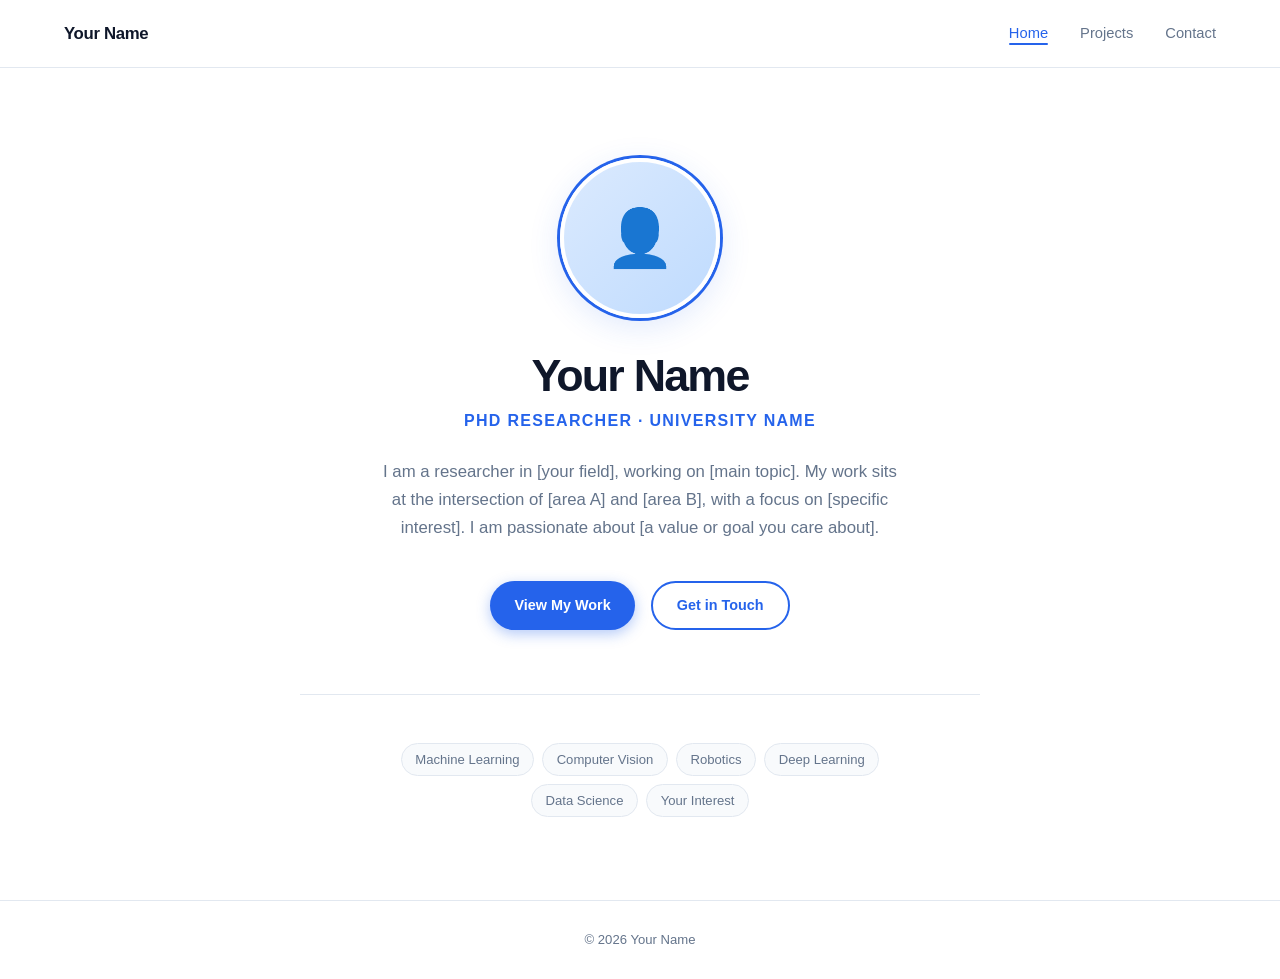
<file: index.html>
<!DOCTYPE html>
<html lang="en">
<head>
  <meta charset="UTF-8" />
  <meta name="viewport" content="width=device-width, initial-scale=1.0" />
  <title>Your Name — Researcher</title>
  <link rel="stylesheet" href="style.css" />
  <!-- Google tag (gtag.js) -->
  <script async src="https://www.googletagmanager.com/gtag/js?id=G-LW3GT7P0EF"></script>
  <script>
    window.dataLayer = window.dataLayer || [];
    function gtag(){dataLayer.push(arguments);}
    gtag('js', new Date());
    gtag('config', 'G-LW3GT7P0EF');
  </script>
</head>
<body>

  <!-- ── Navigation ── -->
  <nav>
    <a class="nav-brand" href="index.html">Your Name</a>
    <ul class="nav-links">
      <li><a href="index.html" class="active">Home</a></li>
      <li><a href="projects.html">Projects</a></li>
      <li><a href="contact.html">Contact</a></li>
    </ul>
  </nav>

  <main class="page">

    <!-- ── Hero ── -->
    <section class="home-hero">

      <!-- Replace the placeholder below with an <img> once you have a photo:
           <img src="assets/profile.jpg" alt="Your Name" class="avatar" />
      -->
      <div class="avatar-wrap">
        <div class="avatar-placeholder">👤</div>
      </div>

      <h1 class="home-name">Your Name</h1>
      <p class="home-title">PhD Researcher · University Name</p>

      <p class="home-bio">
        I am a researcher in [your field], working on [main topic].
        My work sits at the intersection of [area A] and [area B],
        with a focus on [specific interest]. I am passionate about
        [a value or goal you care about].
      </p>

      <div class="btn-row">
        <a href="projects.html" class="btn btn-primary">View My Work</a>
        <a href="contact.html" class="btn btn-outline">Get in Touch</a>
      </div>
    </section>

    <hr class="home-divider" />

    <!-- ── Interest tags ── -->
    <div class="home-tags">
      <span class="tag">Machine Learning</span>
      <span class="tag">Computer Vision</span>
      <span class="tag">Robotics</span>
      <span class="tag">Deep Learning</span>
      <span class="tag">Data Science</span>
      <span class="tag">Your Interest</span>
    </div>

  </main>

  <footer>
    &copy; <span id="yr"></span> Your Name
  </footer>

  <script>document.getElementById("yr").textContent = new Date().getFullYear();</script>
</body>
</html>
</file>
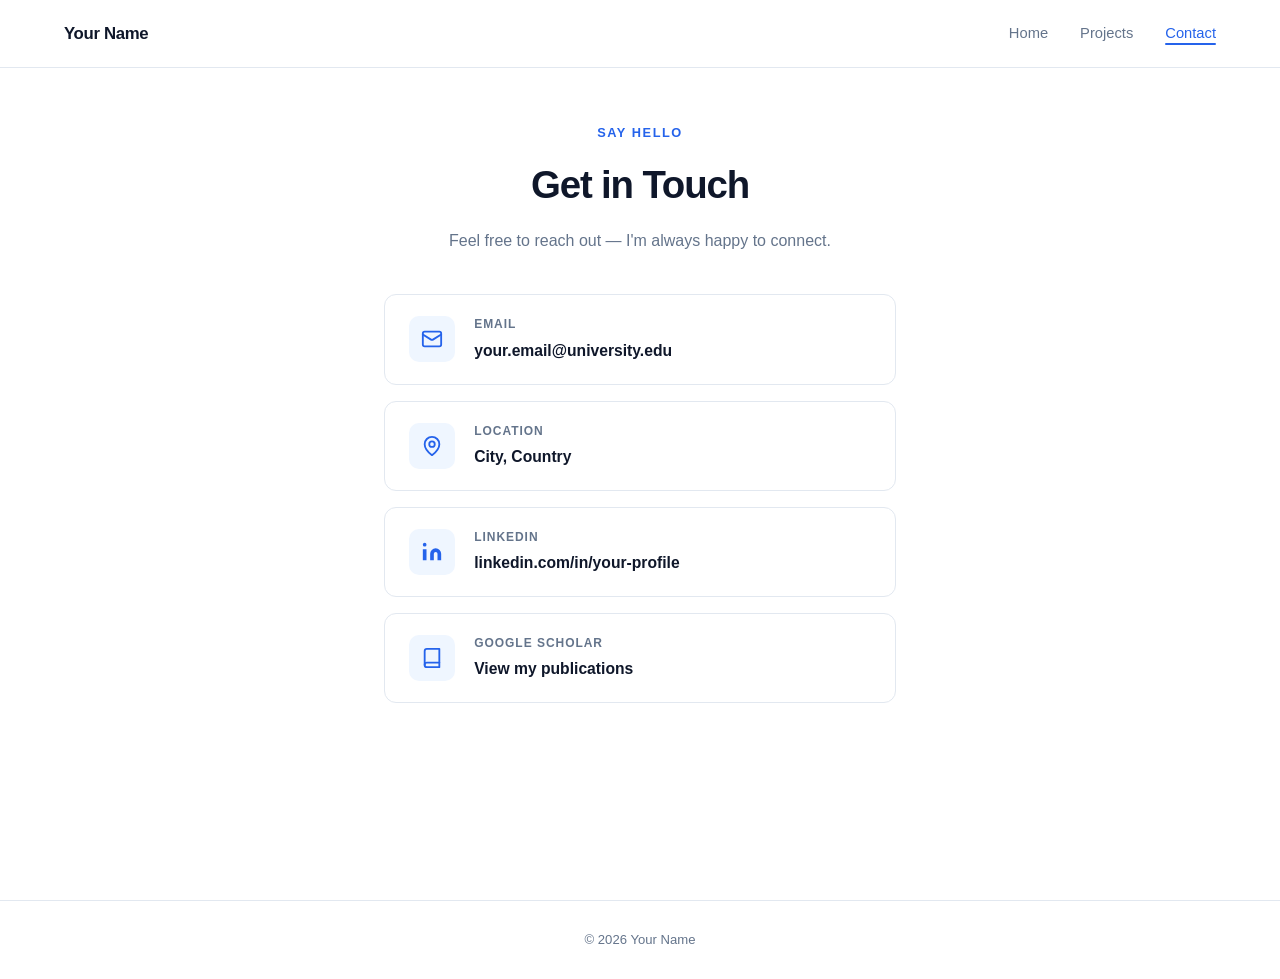
<file: contact.html>
<!DOCTYPE html>
<html lang="en">
<head>
  <meta charset="UTF-8" />
  <meta name="viewport" content="width=device-width, initial-scale=1.0" />
  <title>Contact — Your Name</title>
  <link rel="stylesheet" href="style.css" />
  <!-- Google tag (gtag.js) -->
  <script async src="https://www.googletagmanager.com/gtag/js?id=G-LW3GT7P0EF"></script>
  <script>
    window.dataLayer = window.dataLayer || [];
    function gtag(){dataLayer.push(arguments);}
    gtag('js', new Date());
    gtag('config', 'G-LW3GT7P0EF');
  </script>
</head>
<body>

  <!-- ── Navigation ── -->
  <nav>
    <a class="nav-brand" href="index.html">Your Name</a>
    <ul class="nav-links">
      <li><a href="index.html">Home</a></li>
      <li><a href="projects.html">Projects</a></li>
      <li><a href="contact.html" class="active">Contact</a></li>
    </ul>
  </nav>

  <main class="page">

    <div class="section-header">
      <p class="section-label">Say Hello</p>
      <h2 class="section-title">Get in Touch</h2>
      <p class="section-sub">Feel free to reach out — I'm always happy to connect.</p>
    </div>

    <div class="contact-wrapper">

      <!-- Email -->
      <div class="contact-card">
        <div class="contact-icon">
          <svg viewBox="0 0 24 24" fill="none" stroke="currentColor" stroke-width="2" stroke-linecap="round" stroke-linejoin="round">
            <rect x="2" y="4" width="20" height="16" rx="2"/>
            <path d="m22 7-8.97 5.7a1.94 1.94 0 0 1-2.06 0L2 7"/>
          </svg>
        </div>
        <div>
          <p class="contact-label">Email</p>
          <p class="contact-value">
            <a href="mailto:your.email@university.edu">your.email@university.edu</a>
          </p>
        </div>
      </div>

      <!-- Location -->
      <div class="contact-card">
        <div class="contact-icon">
          <svg viewBox="0 0 24 24" fill="none" stroke="currentColor" stroke-width="2" stroke-linecap="round" stroke-linejoin="round">
            <path d="M20 10c0 6-8 12-8 12s-8-6-8-12a8 8 0 0 1 16 0Z"/>
            <circle cx="12" cy="10" r="3"/>
          </svg>
        </div>
        <div>
          <p class="contact-label">Location</p>
          <p class="contact-value">City, Country</p>
        </div>
      </div>

      <!-- LinkedIn -->
      <a class="contact-card" href="https://linkedin.com/in/your-profile" target="_blank" rel="noopener" style="text-decoration:none; color:inherit;">
        <div class="contact-icon">
          <!-- LinkedIn icon -->
          <svg viewBox="0 0 24 24" fill="currentColor">
            <path d="M16 8a6 6 0 0 1 6 6v7h-4v-7a2 2 0 0 0-2-2 2 2 0 0 0-2 2v7h-4v-7a6 6 0 0 1 6-6z"/>
            <rect x="2" y="9" width="4" height="12"/>
            <circle cx="4" cy="4" r="2"/>
          </svg>
        </div>
        <div>
          <p class="contact-label">LinkedIn</p>
          <p class="contact-value">linkedin.com/in/your-profile</p>
        </div>
      </a>

      <!-- Optional: Google Scholar or GitHub -->
      <a class="contact-card" href="https://scholar.google.com/citations?user=XXXXX" target="_blank" rel="noopener" style="text-decoration:none; color:inherit;">
        <div class="contact-icon">
          <svg viewBox="0 0 24 24" fill="none" stroke="currentColor" stroke-width="2" stroke-linecap="round" stroke-linejoin="round">
            <path d="M4 19.5A2.5 2.5 0 0 1 6.5 17H20"/>
            <path d="M6.5 2H20v20H6.5A2.5 2.5 0 0 1 4 19.5v-15A2.5 2.5 0 0 1 6.5 2z"/>
          </svg>
        </div>
        <div>
          <p class="contact-label">Google Scholar</p>
          <p class="contact-value">View my publications</p>
        </div>
      </a>

    </div>
  </main>

  <footer>
    &copy; <span id="yr"></span> Your Name
  </footer>

  <script>document.getElementById("yr").textContent = new Date().getFullYear();</script>
</body>
</html>
</file>
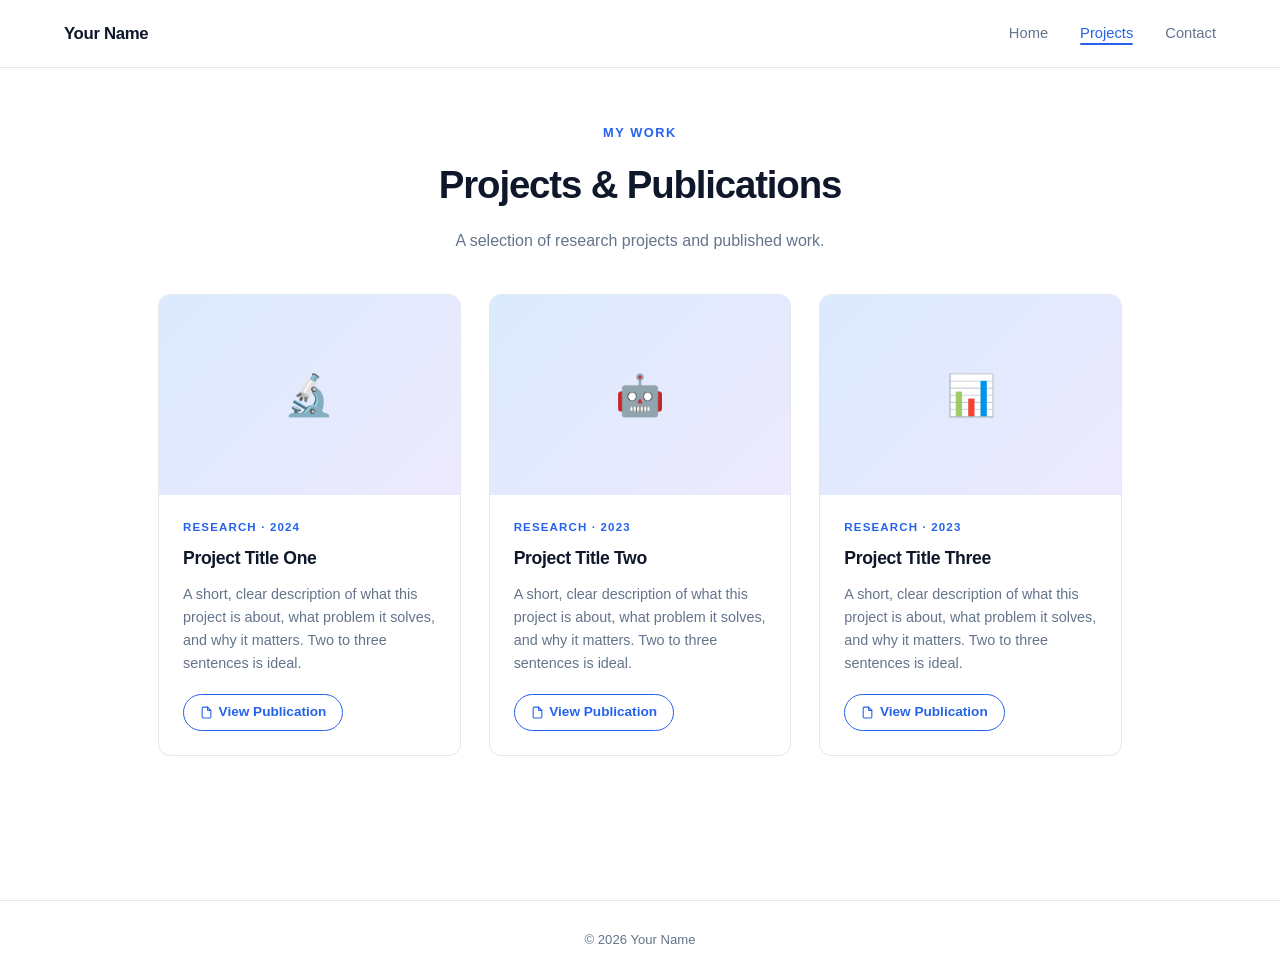
<file: projects.html>
<!DOCTYPE html>
<html lang="en">
<head>
  <meta charset="UTF-8" />
  <meta name="viewport" content="width=device-width, initial-scale=1.0" />
  <title>Projects — Your Name</title>
  <link rel="stylesheet" href="style.css" />
  <!-- Google tag (gtag.js) -->
  <script async src="https://www.googletagmanager.com/gtag/js?id=G-LW3GT7P0EF"></script>
  <script>
    window.dataLayer = window.dataLayer || [];
    function gtag(){dataLayer.push(arguments);}
    gtag('js', new Date());
    gtag('config', 'G-LW3GT7P0EF');
  </script>
</head>
<body>

  <!-- ── Navigation ── -->
  <nav>
    <a class="nav-brand" href="index.html">Your Name</a>
    <ul class="nav-links">
      <li><a href="index.html">Home</a></li>
      <li><a href="projects.html" class="active">Projects</a></li>
      <li><a href="contact.html">Contact</a></li>
    </ul>
  </nav>

  <main class="page">

    <div class="section-header">
      <p class="section-label">My Work</p>
      <h2 class="section-title">Projects & Publications</h2>
      <p class="section-sub">A selection of research projects and published work.</p>
    </div>

    <div class="projects-grid">

      <!-- ── Project 1 ── -->
      <article class="project-card">
        <!-- Replace placeholder with an actual image:
             <img src="assets/project1.jpg" alt="Project 1" class="project-img" />
        -->
        <div class="project-img-placeholder">🔬</div>
        <div class="project-body">
          <p class="project-category">Research · 2024</p>
          <h3 class="project-title">Project Title One</h3>
          <p class="project-desc">
            A short, clear description of what this project is about,
            what problem it solves, and why it matters. Two to three
            sentences is ideal.
          </p>
          <a href="https://doi.org/XXXXX" target="_blank" rel="noopener" class="project-link">
            <!-- paper icon -->
            <svg viewBox="0 0 24 24" fill="none" stroke="currentColor" stroke-width="2" stroke-linecap="round" stroke-linejoin="round">
              <path d="M14 2H6a2 2 0 0 0-2 2v16a2 2 0 0 0 2 2h12a2 2 0 0 0 2-2V8z"/><polyline points="14 2 14 8 20 8"/>
            </svg>
            View Publication
          </a>
        </div>
      </article>

      <!-- ── Project 2 ── -->
      <article class="project-card">
        <div class="project-img-placeholder">🤖</div>
        <div class="project-body">
          <p class="project-category">Research · 2023</p>
          <h3 class="project-title">Project Title Two</h3>
          <p class="project-desc">
            A short, clear description of what this project is about,
            what problem it solves, and why it matters. Two to three
            sentences is ideal.
          </p>
          <a href="https://doi.org/XXXXX" target="_blank" rel="noopener" class="project-link">
            <svg viewBox="0 0 24 24" fill="none" stroke="currentColor" stroke-width="2" stroke-linecap="round" stroke-linejoin="round">
              <path d="M14 2H6a2 2 0 0 0-2 2v16a2 2 0 0 0 2 2h12a2 2 0 0 0 2-2V8z"/><polyline points="14 2 14 8 20 8"/>
            </svg>
            View Publication
          </a>
        </div>
      </article>

      <!-- ── Project 3 ── -->
      <article class="project-card">
        <div class="project-img-placeholder">📊</div>
        <div class="project-body">
          <p class="project-category">Research · 2023</p>
          <h3 class="project-title">Project Title Three</h3>
          <p class="project-desc">
            A short, clear description of what this project is about,
            what problem it solves, and why it matters. Two to three
            sentences is ideal.
          </p>
          <a href="https://doi.org/XXXXX" target="_blank" rel="noopener" class="project-link">
            <svg viewBox="0 0 24 24" fill="none" stroke="currentColor" stroke-width="2" stroke-linecap="round" stroke-linejoin="round">
              <path d="M14 2H6a2 2 0 0 0-2 2v16a2 2 0 0 0 2 2h12a2 2 0 0 0 2-2V8z"/><polyline points="14 2 14 8 20 8"/>
            </svg>
            View Publication
          </a>
        </div>
      </article>

      <!-- ── Add more project cards by duplicating the block above ── -->

    </div>
  </main>

  <footer>
    &copy; <span id="yr"></span> Your Name
  </footer>

  <script>document.getElementById("yr").textContent = new Date().getFullYear();</script>
</body>
</html>
</file>
<file: style.css>
/* ─── Reset & Base ────────────────────────────────────────────── */
*, *::before, *::after { box-sizing: border-box; margin: 0; padding: 0; }

:root {
  --bg:        #ffffff;
  --surface:   #f8fafc;
  --border:    #e2e8f0;
  --text:      #0f172a;
  --muted:     #64748b;
  --accent:    #2563eb;
  --accent-lt: #eff6ff;
  --radius:    12px;
  --nav-h:     68px;
  --transition: 0.22s ease;
}

html { scroll-behavior: smooth; }

body {
  font-family: -apple-system, BlinkMacSystemFont, "Segoe UI", Roboto,
               "Helvetica Neue", Arial, sans-serif;
  background: var(--bg);
  color: var(--text);
  line-height: 1.65;
  min-height: 100vh;
}

a { color: var(--accent); text-decoration: none; }
a:hover { text-decoration: underline; }

img { display: block; max-width: 100%; }

/* ─── Navigation ──────────────────────────────────────────────── */
nav {
  position: fixed;
  top: 0; left: 0; right: 0;
  height: var(--nav-h);
  background: rgba(255,255,255,0.92);
  backdrop-filter: blur(10px);
  border-bottom: 1px solid var(--border);
  z-index: 100;
  display: flex;
  align-items: center;
  justify-content: space-between;
  padding: 0 clamp(1.5rem, 5vw, 4rem);
}

.nav-brand {
  font-size: 1.05rem;
  font-weight: 700;
  color: var(--text);
  letter-spacing: -0.02em;
}
.nav-brand:hover { text-decoration: none; color: var(--accent); }

.nav-links {
  display: flex;
  gap: 2rem;
  list-style: none;
}

.nav-links a {
  font-size: 0.92rem;
  font-weight: 500;
  color: var(--muted);
  transition: color var(--transition);
  position: relative;
  padding-bottom: 2px;
}
.nav-links a::after {
  content: "";
  position: absolute;
  bottom: -2px; left: 0;
  width: 0; height: 2px;
  background: var(--accent);
  border-radius: 1px;
  transition: width var(--transition);
}
.nav-links a:hover,
.nav-links a.active { color: var(--accent); text-decoration: none; }
.nav-links a:hover::after,
.nav-links a.active::after { width: 100%; }

/* ─── Page Wrapper ────────────────────────────────────────────── */
.page {
  padding-top: var(--nav-h);
  min-height: 100vh;
}

/* ─── HOME ────────────────────────────────────────────────────── */
.home-hero {
  display: flex;
  flex-direction: column;
  align-items: center;
  text-align: center;
  padding: clamp(4rem, 10vh, 7rem) 1.5rem 4rem;
  max-width: 680px;
  margin: 0 auto;
}

.avatar-wrap {
  position: relative;
  width: 160px;
  height: 160px;
  margin-bottom: 2rem;
}

.avatar {
  width: 160px;
  height: 160px;
  border-radius: 50%;
  object-fit: cover;
  border: 4px solid var(--bg);
  box-shadow: 0 0 0 3px var(--accent), 0 8px 32px rgba(37,99,235,0.15);
}

/* Placeholder avatar when no image is provided */
.avatar-placeholder {
  width: 160px;
  height: 160px;
  border-radius: 50%;
  background: linear-gradient(135deg, #dbeafe 0%, #bfdbfe 100%);
  border: 4px solid var(--bg);
  box-shadow: 0 0 0 3px var(--accent), 0 8px 32px rgba(37,99,235,0.15);
  display: flex;
  align-items: center;
  justify-content: center;
  font-size: 3.5rem;
  color: var(--accent);
  user-select: none;
}

.home-name {
  font-size: clamp(2rem, 5vw, 2.8rem);
  font-weight: 800;
  letter-spacing: -0.04em;
  line-height: 1.15;
  margin-bottom: 0.4rem;
}

.home-title {
  font-size: 1rem;
  font-weight: 600;
  color: var(--accent);
  text-transform: uppercase;
  letter-spacing: 0.08em;
  margin-bottom: 1.5rem;
}

.home-bio {
  font-size: 1.05rem;
  color: var(--muted);
  max-width: 520px;
  margin-bottom: 2.5rem;
}

.btn-row {
  display: flex;
  gap: 1rem;
  flex-wrap: wrap;
  justify-content: center;
}

.btn {
  display: inline-flex;
  align-items: center;
  gap: 0.4rem;
  padding: 0.65rem 1.5rem;
  border-radius: 9999px;
  font-size: 0.9rem;
  font-weight: 600;
  transition: all var(--transition);
  cursor: pointer;
  border: none;
}
.btn:hover { text-decoration: none; }

.btn-primary {
  background: var(--accent);
  color: #fff;
  box-shadow: 0 4px 14px rgba(37,99,235,0.35);
}
.btn-primary:hover {
  background: #1d4ed8;
  box-shadow: 0 6px 20px rgba(37,99,235,0.45);
  transform: translateY(-1px);
}

.btn-outline {
  background: transparent;
  color: var(--accent);
  border: 2px solid var(--accent);
}
.btn-outline:hover {
  background: var(--accent-lt);
  transform: translateY(-1px);
}

/* Divider */
.home-divider {
  width: 100%;
  max-width: 680px;
  margin: 0 auto 3rem;
  border: none;
  border-top: 1px solid var(--border);
}

/* Interests / tags section */
.home-tags {
  display: flex;
  flex-wrap: wrap;
  gap: 0.5rem;
  justify-content: center;
  max-width: 600px;
  margin: 0 auto;
  padding: 0 1.5rem 5rem;
}
.tag {
  background: var(--surface);
  border: 1px solid var(--border);
  color: var(--muted);
  font-size: 0.82rem;
  font-weight: 500;
  padding: 0.3rem 0.85rem;
  border-radius: 9999px;
}

/* ─── PROJECTS ────────────────────────────────────────────────── */
.section-header {
  text-align: center;
  padding: clamp(3rem, 6vh, 5rem) 1.5rem 2.5rem;
}
.section-label {
  font-size: 0.8rem;
  font-weight: 700;
  text-transform: uppercase;
  letter-spacing: 0.12em;
  color: var(--accent);
  margin-bottom: 0.6rem;
}
.section-title {
  font-size: clamp(1.8rem, 4vw, 2.4rem);
  font-weight: 800;
  letter-spacing: -0.03em;
  margin-bottom: 0.75rem;
}
.section-sub {
  font-size: 1rem;
  color: var(--muted);
  max-width: 480px;
  margin: 0 auto;
}

.projects-grid {
  display: grid;
  grid-template-columns: repeat(auto-fill, minmax(300px, 1fr));
  gap: 1.75rem;
  max-width: 1060px;
  margin: 0 auto;
  padding: 0 clamp(1.5rem, 5vw, 3rem) 5rem;
}

.project-card {
  background: var(--bg);
  border: 1px solid var(--border);
  border-radius: var(--radius);
  overflow: hidden;
  display: flex;
  flex-direction: column;
  transition: box-shadow var(--transition), transform var(--transition);
}
.project-card:hover {
  box-shadow: 0 10px 40px rgba(0,0,0,0.09);
  transform: translateY(-3px);
}

.project-img {
  width: 100%;
  height: 200px;
  object-fit: cover;
  background: linear-gradient(135deg, #dbeafe 0%, #ede9fe 100%);
}

.project-img-placeholder {
  width: 100%;
  height: 200px;
  background: linear-gradient(135deg, #dbeafe 0%, #ede9fe 100%);
  display: flex;
  align-items: center;
  justify-content: center;
  font-size: 2.5rem;
  color: var(--accent);
}

.project-body {
  padding: 1.4rem 1.5rem 1.5rem;
  display: flex;
  flex-direction: column;
  flex: 1;
}

.project-category {
  font-size: 0.72rem;
  font-weight: 700;
  text-transform: uppercase;
  letter-spacing: 0.1em;
  color: var(--accent);
  margin-bottom: 0.45rem;
}

.project-title {
  font-size: 1.1rem;
  font-weight: 700;
  letter-spacing: -0.02em;
  margin-bottom: 0.6rem;
}

.project-desc {
  font-size: 0.9rem;
  color: var(--muted);
  line-height: 1.6;
  flex: 1;
  margin-bottom: 1.2rem;
}

.project-link {
  display: inline-flex;
  align-items: center;
  gap: 0.35rem;
  font-size: 0.85rem;
  font-weight: 600;
  color: var(--accent);
  border: 1.5px solid var(--accent);
  border-radius: 9999px;
  padding: 0.4rem 1rem;
  align-self: flex-start;
  transition: all var(--transition);
}
.project-link:hover {
  background: var(--accent);
  color: #fff;
  text-decoration: none;
}
.project-link svg { width: 13px; height: 13px; flex-shrink: 0; }

/* ─── CONTACT ─────────────────────────────────────────────────── */
.contact-wrapper {
  max-width: 560px;
  margin: 0 auto;
  padding: 0 1.5rem 5rem;
  display: flex;
  flex-direction: column;
  gap: 1rem;
}

.contact-card {
  display: flex;
  align-items: center;
  gap: 1.2rem;
  padding: 1.25rem 1.5rem;
  border: 1px solid var(--border);
  border-radius: var(--radius);
  background: var(--bg);
  transition: box-shadow var(--transition), transform var(--transition), border-color var(--transition);
}
.contact-card:hover {
  box-shadow: 0 6px 24px rgba(0,0,0,0.07);
  transform: translateY(-2px);
  border-color: var(--accent);
}

.contact-icon {
  width: 46px;
  height: 46px;
  border-radius: 10px;
  background: var(--accent-lt);
  display: flex;
  align-items: center;
  justify-content: center;
  flex-shrink: 0;
  color: var(--accent);
}
.contact-icon svg { width: 22px; height: 22px; }

.contact-label {
  font-size: 0.75rem;
  font-weight: 600;
  text-transform: uppercase;
  letter-spacing: 0.08em;
  color: var(--muted);
  margin-bottom: 0.15rem;
}
.contact-value {
  font-size: 0.98rem;
  font-weight: 600;
  color: var(--text);
}
.contact-value a {
  color: var(--text);
  transition: color var(--transition);
}
.contact-value a:hover { color: var(--accent); text-decoration: none; }

/* ─── Footer ──────────────────────────────────────────────────── */
footer {
  text-align: center;
  padding: 1.75rem;
  font-size: 0.82rem;
  color: var(--muted);
  border-top: 1px solid var(--border);
}

/* ─── Responsive ──────────────────────────────────────────────── */
@media (max-width: 600px) {
  .nav-links { gap: 1.25rem; }
  .projects-grid { grid-template-columns: 1fr; }
}
</file>
